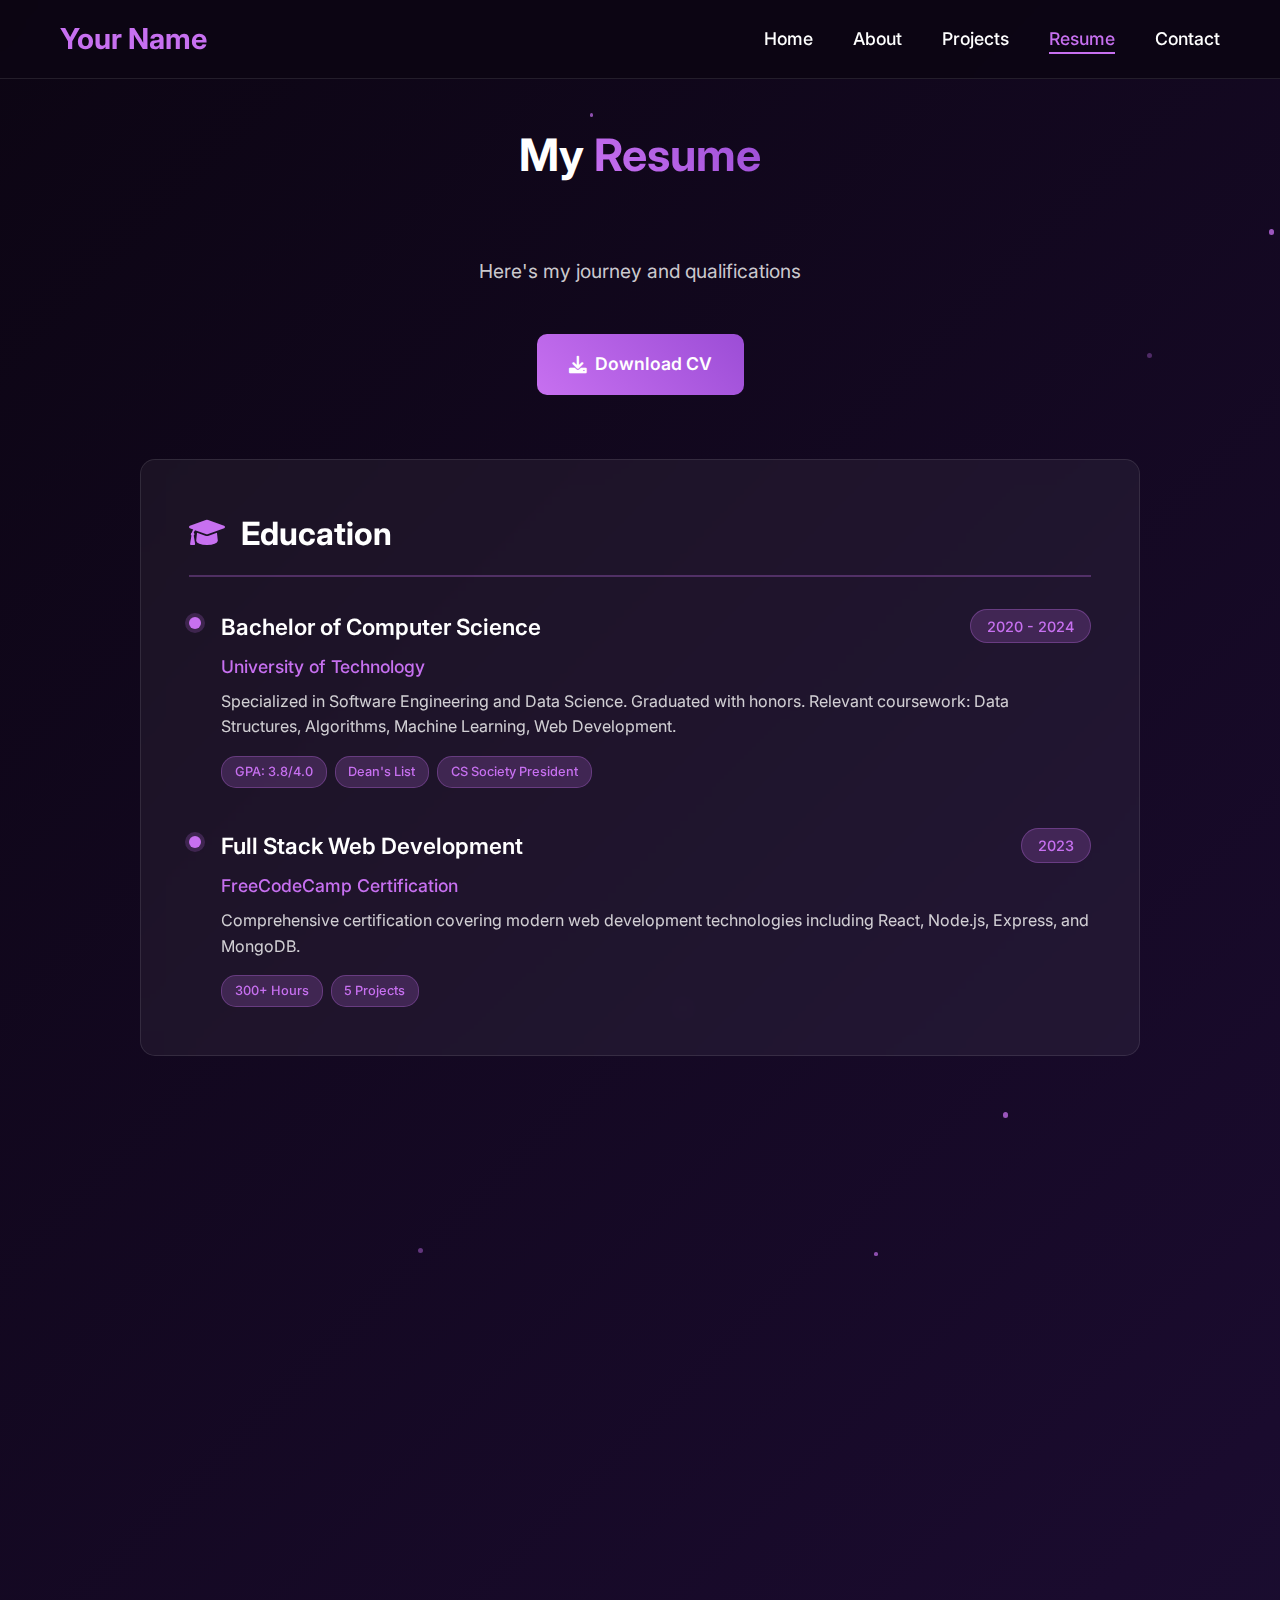
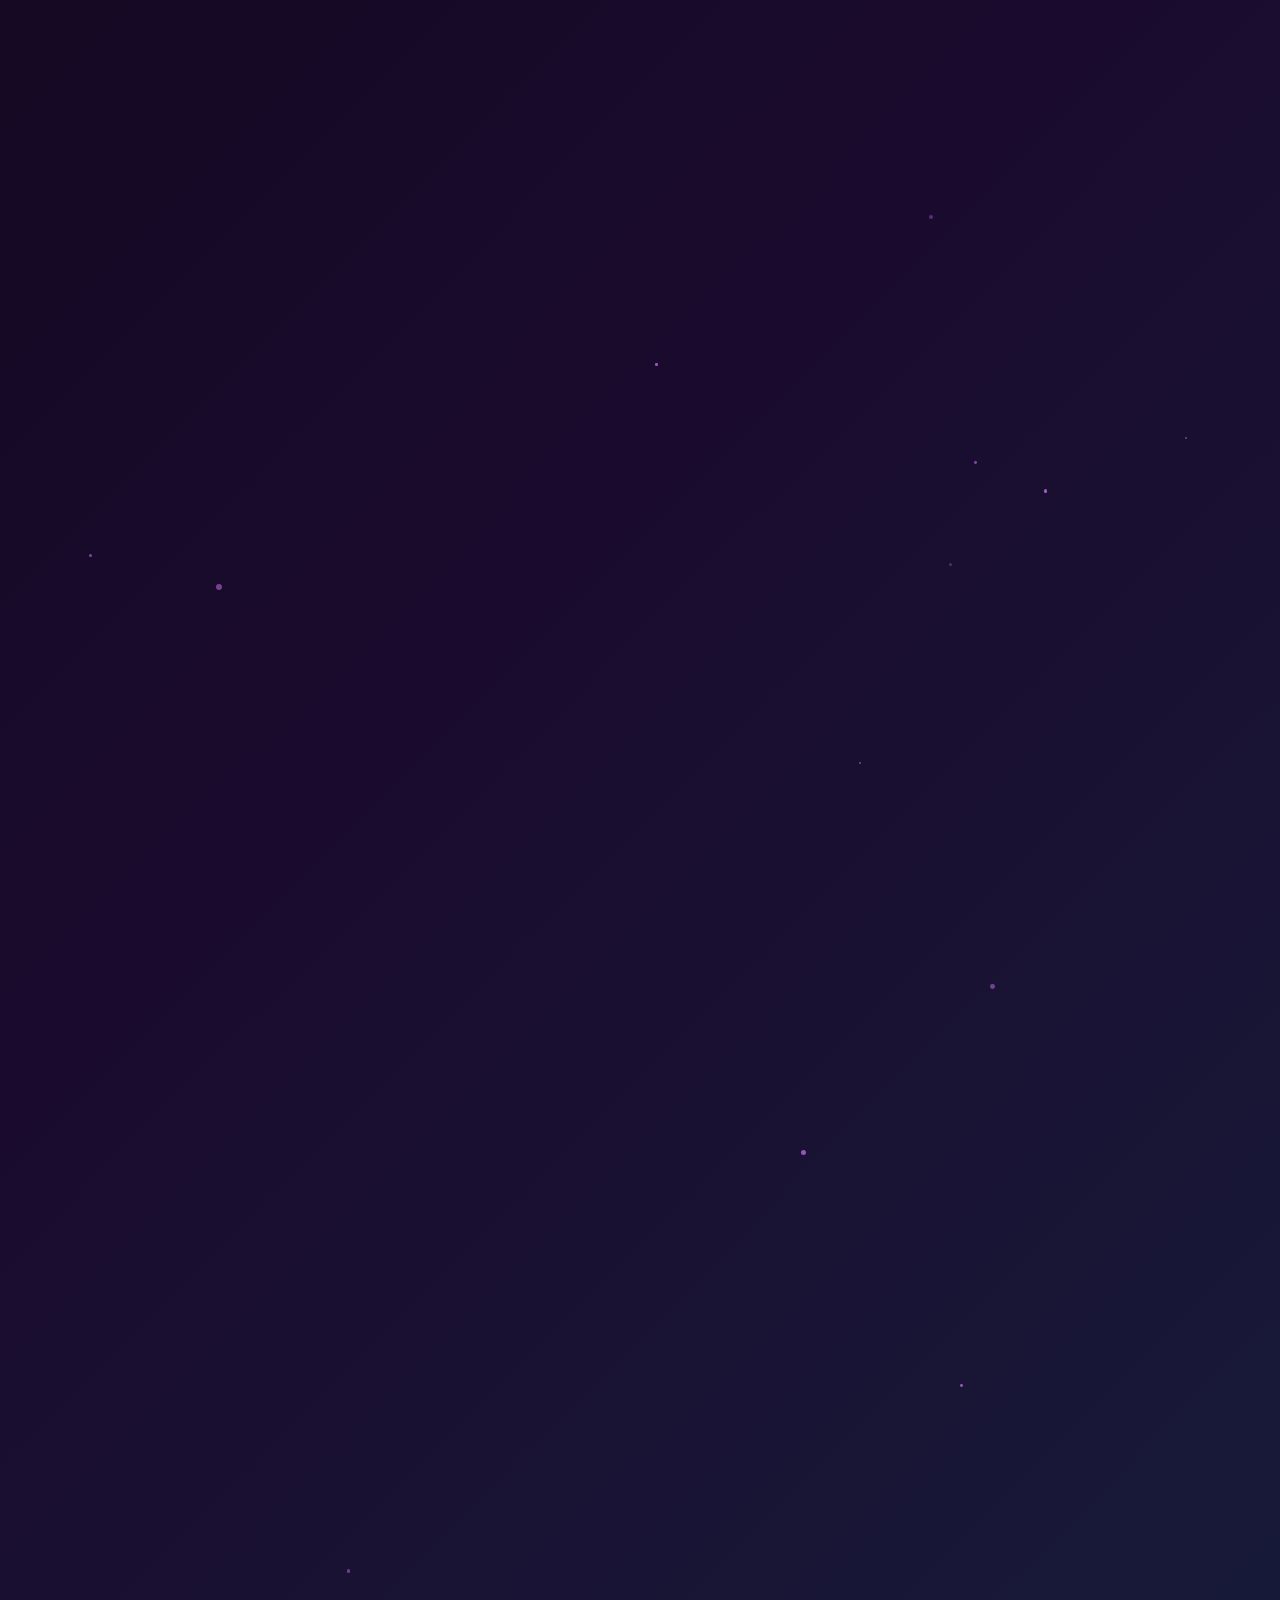
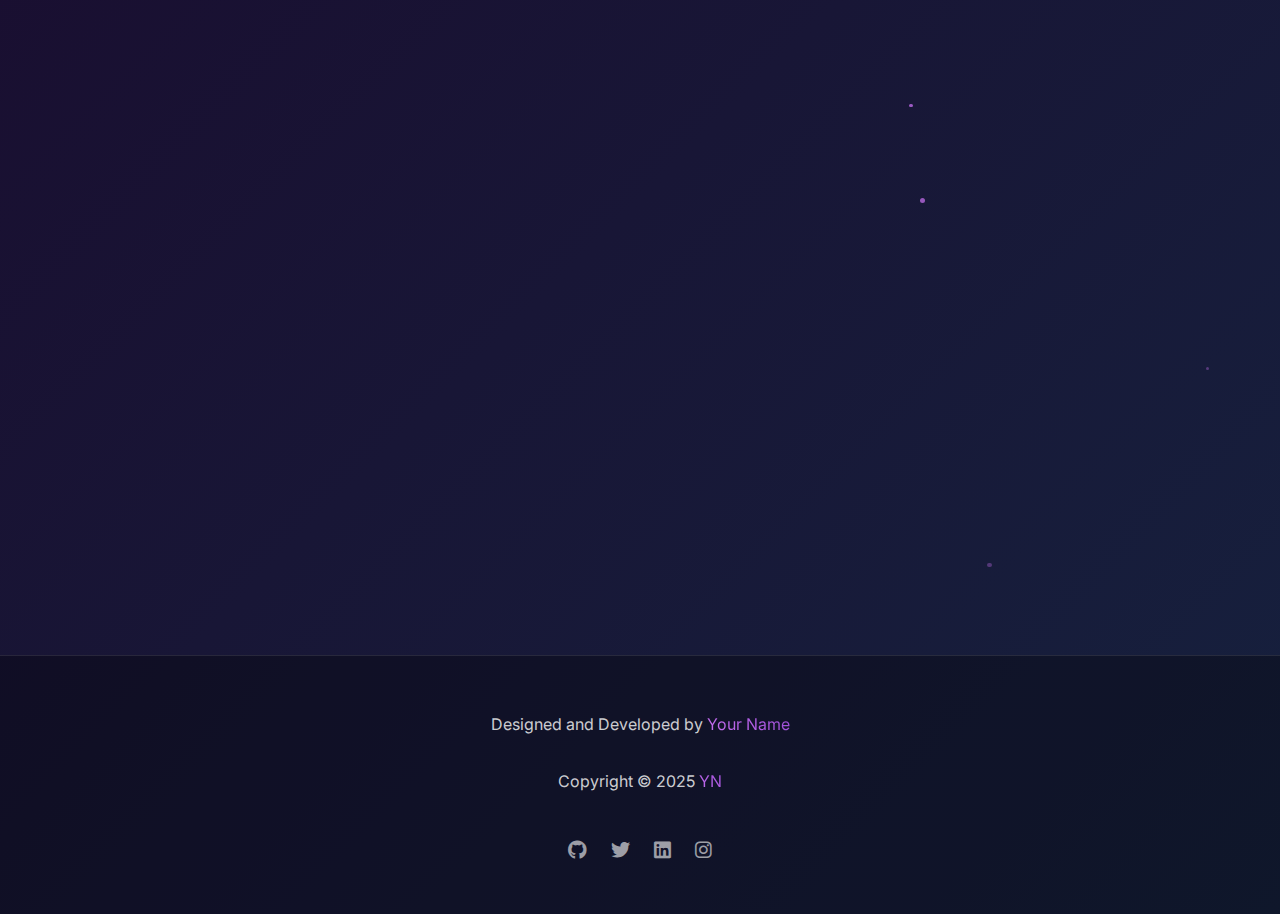
<file: resume.html>
<!DOCTYPE html>
<html lang="en">
<head>
    <meta charset="UTF-8">
    <meta name="viewport" content="width=device-width, initial-scale=1.0">
    <title>Resume - Your Name</title>
    <link rel="stylesheet" href="styles.css">
    <link href="https://fonts.googleapis.com/css2?family=Inter:wght@300;400;500;600;700&display=swap" rel="stylesheet">
    <link rel="stylesheet" href="https://cdnjs.cloudflare.com/ajax/libs/font-awesome/6.0.0/css/all.min.css">
</head>
<body>
    <!-- Navigation -->
    <nav class="navbar">
        <div class="nav-container">
            <div class="nav-logo">
                <a href="index.html">Your Name</a>
            </div>
            <ul class="nav-menu">
                <li class="nav-item">
                    <a href="index.html" class="nav-link">Home</a>
                </li>
                <li class="nav-item">
                    <a href="index.html#about" class="nav-link">About</a>
                </li>
                <li class="nav-item">
                    <a href="index.html#projects" class="nav-link">Projects</a>
                </li>
                <li class="nav-item">
                    <a href="resume.html" class="nav-link active">Resume</a>
                </li>
                <li class="nav-item">
                    <a href="index.html#contact" class="nav-link">Contact</a>
                </li>
            </ul>
            <div class="hamburger">
                <span class="bar"></span>
                <span class="bar"></span>
                <span class="bar"></span>
            </div>
        </div>
    </nav>

    <!-- Resume Section -->
    <section class="resume-section">
        <div class="particles-container">
            <div class="particle"></div>
            <div class="particle"></div>
            <div class="particle"></div>
            <div class="particle"></div>
            <div class="particle"></div>
        </div>
        
        <div class="container">
            <div class="resume-header">
                <h1 class="section-title">My <span class="highlight">Resume</span></h1>
                <p class="section-subtitle">Here's my journey and qualifications</p>
                <div class="download-btn-container">
                    <a href="#" class="download-btn">
                        <i class="fas fa-download"></i>
                        Download CV
                    </a>
                </div>
            </div>

            <div class="resume-content">
                <!-- Education Section -->
                <div class="resume-block">
                    <h2 class="resume-block-title">
                        <i class="fas fa-graduation-cap"></i>
                        Education
                    </h2>
                    <div class="resume-items">
                        <div class="resume-item">
                            <div class="resume-item-header">
                                <h3>Bachelor of Computer Science</h3>
                                <span class="resume-date">2020 - 2024</span>
                            </div>
                            <h4 class="resume-institution">University of Technology</h4>
                            <p class="resume-description">
                                Specialized in Software Engineering and Data Science. Graduated with honors.
                                Relevant coursework: Data Structures, Algorithms, Machine Learning, Web Development.
                            </p>
                            <div class="resume-highlights">
                                <span class="highlight-tag">GPA: 3.8/4.0</span>
                                <span class="highlight-tag">Dean's List</span>
                                <span class="highlight-tag">CS Society President</span>
                            </div>
                        </div>

                        <div class="resume-item">
                            <div class="resume-item-header">
                                <h3>Full Stack Web Development</h3>
                                <span class="resume-date">2023</span>
                            </div>
                            <h4 class="resume-institution">FreeCodeCamp Certification</h4>
                            <p class="resume-description">
                                Comprehensive certification covering modern web development technologies including
                                React, Node.js, Express, and MongoDB.
                            </p>
                            <div class="resume-highlights">
                                <span class="highlight-tag">300+ Hours</span>
                                <span class="highlight-tag">5 Projects</span>
                            </div>
                        </div>
                    </div>
                </div>

                <!-- Experience Section -->
                <div class="resume-block">
                    <h2 class="resume-block-title">
                        <i class="fas fa-briefcase"></i>
                        Experience
                    </h2>
                    <div class="resume-items">
                        <div class="resume-item">
                            <div class="resume-item-header">
                                <h3>Full Stack Developer</h3>
                                <span class="resume-date">2024 - Present</span>
                            </div>
                            <h4 class="resume-institution">Tech Solutions Inc.</h4>
                            <p class="resume-description">
                                Lead development of responsive web applications using React and Node.js.
                                Collaborate with cross-functional teams to deliver high-quality software solutions.
                            </p>
                            <ul class="resume-achievements">
                                <li>Developed 5+ full-stack applications serving 10,000+ users</li>
                                <li>Improved application performance by 40% through optimization</li>
                                <li>Mentored 3 junior developers and conducted code reviews</li>
                                <li>Implemented CI/CD pipelines reducing deployment time by 60%</li>
                            </ul>
                            <div class="resume-highlights">
                                <span class="highlight-tag">React</span>
                                <span class="highlight-tag">Node.js</span>
                                <span class="highlight-tag">MongoDB</span>
                                <span class="highlight-tag">AWS</span>
                            </div>
                        </div>

                        <div class="resume-item">
                            <div class="resume-item-header">
                                <h3>Frontend Developer Intern</h3>
                                <span class="resume-date">2023 - 2024</span>
                            </div>
                            <h4 class="resume-institution">Digital Agency Pro</h4>
                            <p class="resume-description">
                                Developed responsive user interfaces and collaborated with design teams
                                to implement modern web applications.
                            </p>
                            <ul class="resume-achievements">
                                <li>Built 3 client websites with 98% client satisfaction</li>
                                <li>Reduced page load times by 35% through optimization</li>
                                <li>Implemented responsive designs for mobile-first approach</li>
                            </ul>
                            <div class="resume-highlights">
                                <span class="highlight-tag">HTML/CSS</span>
                                <span class="highlight-tag">JavaScript</span>
                                <span class="highlight-tag">Vue.js</span>
                                <span class="highlight-tag">Figma</span>
                            </div>
                        </div>

                        <div class="resume-item">
                            <div class="resume-item-header">
                                <h3>Freelance Web Developer</h3>
                                <span class="resume-date">2022 - 2023</span>
                            </div>
                            <h4 class="resume-institution">Self-Employed</h4>
                            <p class="resume-description">
                                Provided web development services to small businesses and startups.
                                Managed complete project lifecycle from requirements to deployment.
                            </p>
                            <ul class="resume-achievements">
                                <li>Completed 15+ projects for various clients</li>
                                <li>Maintained 5-star rating on freelancing platforms</li>
                                <li>Generated $25,000+ in revenue</li>
                            </ul>
                            <div class="resume-highlights">
                                <span class="highlight-tag">WordPress</span>
                                <span class="highlight-tag">E-commerce</span>
                                <span class="highlight-tag">SEO</span>
                                <span class="highlight-tag">Client Management</span>
                            </div>
                        </div>
                    </div>
                </div>

                <!-- Skills Section -->
                <div class="resume-block">
                    <h2 class="resume-block-title">
                        <i class="fas fa-code"></i>
                        Technical Skills
                    </h2>
                    <div class="skills-grid">
                        <div class="skill-category">
                            <h3>Frontend</h3>
                            <div class="skill-items">
                                <span class="skill-item">React</span>
                                <span class="skill-item">Vue.js</span>
                                <span class="skill-item">JavaScript</span>
                                <span class="skill-item">TypeScript</span>
                                <span class="skill-item">HTML5</span>
                                <span class="skill-item">CSS3</span>
                                <span class="skill-item">Sass</span>
                                <span class="skill-item">Tailwind</span>
                            </div>
                        </div>
                        
                        <div class="skill-category">
                            <h3>Backend</h3>
                            <div class="skill-items">
                                <span class="skill-item">Node.js</span>
                                <span class="skill-item">Express</span>
                                <span class="skill-item">Python</span>
                                <span class="skill-item">Django</span>
                                <span class="skill-item">Flask</span>
                                <span class="skill-item">REST APIs</span>
                                <span class="skill-item">GraphQL</span>
                                <span class="skill-item">Microservices</span>
                            </div>
                        </div>
                        
                        <div class="skill-category">
                            <h3>Database</h3>
                            <div class="skill-items">
                                <span class="skill-item">MongoDB</span>
                                <span class="skill-item">PostgreSQL</span>
                                <span class="skill-item">MySQL</span>
                                <span class="skill-item">Redis</span>
                                <span class="skill-item">Firebase</span>
                            </div>
                        </div>
                        
                        <div class="skill-category">
                            <h3>Tools & Others</h3>
                            <div class="skill-items">
                                <span class="skill-item">Git</span>
                                <span class="skill-item">Docker</span>
                                <span class="skill-item">AWS</span>
                                <span class="skill-item">Linux</span>
                                <span class="skill-item">Figma</span>
                                <span class="skill-item">Postman</span>
                                <span class="skill-item">Jest</span>
                                <span class="skill-item">Webpack</span>
                            </div>
                        </div>
                    </div>
                </div>

                <!-- Achievements Section -->
                <div class="resume-block">
                    <h2 class="resume-block-title">
                        <i class="fas fa-trophy"></i>
                        Achievements & Certifications
                    </h2>
                    <div class="achievements-grid">
                        <div class="achievement-item">
                            <div class="achievement-icon">
                                <i class="fas fa-award"></i>
                            </div>
                            <div class="achievement-content">
                                <h3>AWS Certified Developer</h3>
                                <p>Amazon Web Services</p>
                                <span class="achievement-date">2024</span>
                            </div>
                        </div>
                        
                        <div class="achievement-item">
                            <div class="achievement-icon">
                                <i class="fas fa-medal"></i>
                            </div>
                            <div class="achievement-content">
                                <h3>Best Final Year Project</h3>
                                <p>University Award</p>
                                <span class="achievement-date">2024</span>
                            </div>
                        </div>
                        
                        <div class="achievement-item">
                            <div class="achievement-icon">
                                <i class="fas fa-code"></i>
                            </div>
                            <div class="achievement-content">
                                <h3>HackerRank 5 Star</h3>
                                <p>Problem Solving</p>
                                <span class="achievement-date">2023</span>
                            </div>
                        </div>
                        
                        <div class="achievement-item">
                            <div class="achievement-icon">
                                <i class="fab fa-google"></i>
                            </div>
                            <div class="achievement-content">
                                <h3>Google Developer Challenge</h3>
                                <p>Top 100 Finalist</p>
                                <span class="achievement-date">2023</span>
                            </div>
                        </div>
                    </div>
                </div>
            </div>
        </div>
    </section>

    <!-- Footer -->
    <footer class="footer">
        <div class="container">
            <div class="footer-content">
                <p>Designed and Developed by <span class="highlight">Your Name</span></p>
                <p>Copyright © 2025 <span class="highlight">YN</span></p>
                <div class="footer-social">
                    <a href="#"><i class="fab fa-github"></i></a>
                    <a href="#"><i class="fab fa-twitter"></i></a>
                    <a href="#"><i class="fab fa-linkedin"></i></a>
                    <a href="#"><i class="fab fa-instagram"></i></a>
                </div>
            </div>
        </div>
    </footer>

    <script src="script.js"></script>
</body>
</html>
</file>
<file: styles.css>
/* CSS Reset and Base Styles */
* {
    margin: 0;
    padding: 0;
    box-sizing: border-box;
}

html {
    scroll-behavior: smooth;
}

body {
    font-family: 'Inter', sans-serif;
    line-height: 1.6;
    color: #fff;
    background: linear-gradient(135deg, #0c0513 0%, #1a0b2e 50%, #16213e 100%);
    min-height: 100vh;
    overflow-x: hidden;
}

.container {
    max-width: 1200px;
    margin: 0 auto;
    padding: 0 20px;
}

/* Navigation */
.navbar {
    position: fixed;
    top: 0;
    width: 100%;
    background: rgba(12, 5, 19, 0.9);
    backdrop-filter: blur(10px);
    z-index: 1000;
    transition: all 0.3s ease;
    border-bottom: 1px solid rgba(255, 255, 255, 0.1);
}

.nav-container {
    max-width: 1200px;
    margin: 0 auto;
    padding: 1rem 20px;
    display: flex;
    justify-content: space-between;
    align-items: center;
}

.nav-logo a {
    font-size: 1.8rem;
    font-weight: 700;
    text-decoration: none;
    color: #c770f0;
    transition: color 0.3s ease;
}

.nav-logo a:hover {
    color: #fff;
}

.nav-menu {
    display: flex;
    list-style: none;
    gap: 2.5rem;
}

.nav-link {
    text-decoration: none;
    color: #fff;
    font-weight: 500;
    font-size: 1.1rem;
    transition: all 0.3s ease;
    position: relative;
}

.nav-link:hover,
.nav-link.active {
    color: #c770f0;
}

.nav-link::after {
    content: '';
    position: absolute;
    width: 0;
    height: 2px;
    bottom: -5px;
    left: 0;
    background-color: #c770f0;
    transition: width 0.3s ease;
}

.nav-link:hover::after,
.nav-link.active::after {
    width: 100%;
}

.hamburger {
    display: none;
    flex-direction: column;
    cursor: pointer;
}

.hamburger .bar {
    width: 25px;
    height: 3px;
    background-color: #fff;
    margin: 3px 0;
    transition: 0.3s;
}

/* Hero Section */
.hero {
    padding: 120px 0 80px;
    min-height: 100vh;
    display: flex;
    align-items: center;
    position: relative;
    overflow: hidden;
}

.particles-container {
    position: absolute;
    top: 0;
    left: 0;
    width: 100%;
    height: 100%;
    pointer-events: none;
}

.particle {
    position: absolute;
    background: #c770f0;
    border-radius: 50%;
    animation: float 6s ease-in-out infinite;
}

.particle:nth-child(1) {
    width: 4px;
    height: 4px;
    top: 20%;
    left: 10%;
    animation-delay: 0s;
}

.particle:nth-child(2) {
    width: 6px;
    height: 6px;
    top: 60%;
    left: 20%;
    animation-delay: 2s;
}

.particle:nth-child(3) {
    width: 3px;
    height: 3px;
    top: 40%;
    left: 70%;
    animation-delay: 4s;
}

.particle:nth-child(4) {
    width: 5px;
    height: 5px;
    top: 80%;
    left: 80%;
    animation-delay: 1s;
}

.particle:nth-child(5) {
    width: 4px;
    height: 4px;
    top: 30%;
    left: 90%;
    animation-delay: 3s;
}

@keyframes float {
    0%, 100% {
        transform: translateY(0px) rotate(0deg);
        opacity: 1;
    }
    50% {
        transform: translateY(-20px) rotate(180deg);
        opacity: 0.8;
    }
}

.hero-container {
    max-width: 1200px;
    margin: 0 auto;
    padding: 0 20px;
    position: relative;
    z-index: 2;
}

.hero-content {
    display: grid;
    grid-template-columns: 1fr 1fr;
    gap: 4rem;
    align-items: center;
}

.greeting h1 {
    font-size: 3.5rem;
    font-weight: 700;
    margin-bottom: 1rem;
    color: #fff;
}

.wave {
    animation: wave 2s ease-in-out infinite;
    transform-origin: 70% 70%;
    display: inline-block;
}

@keyframes wave {
    0%, 100% { transform: rotate(0deg); }
    25% { transform: rotate(20deg); }
    75% { transform: rotate(-10deg); }
}

.name-section h2 {
    font-size: 3rem;
    font-weight: 800;
    margin-bottom: 1.5rem;
    color: #fff;
}

.highlight {
    color: #c770f0;
    background: linear-gradient(45deg, #c770f0, #9c4dd6);
    -webkit-background-clip: text;
    -webkit-text-fill-color: transparent;
    background-clip: text;
}

.typed-text h3 {
    font-size: 2rem;
    font-weight: 600;
    color: #fff;
    margin-bottom: 2rem;
}

#typed-element {
    color: #c770f0;
}

.coding-animation {
    display: flex;
    align-items: center;
    justify-content: center;
    position: relative;
    width: 400px;
    height: 400px;
    margin: 0 auto;
}

.coding-animation i {
    font-size: 8rem;
    color: #c770f0;
    animation: pulse 2s ease-in-out infinite;
}

@keyframes pulse {
    0%, 100% {
        transform: scale(1);
        opacity: 1;
    }
    50% {
        transform: scale(1.1);
        opacity: 0.8;
    }
}

.code-lines {
    position: absolute;
    top: 50%;
    left: 50%;
    transform: translate(-50%, -50%);
    display: flex;
    flex-direction: column;
    gap: 0.5rem;
}

.code-line {
    height: 4px;
    background: linear-gradient(90deg, #c770f0, transparent);
    animation: typing 3s ease-in-out infinite;
}

.code-line:nth-child(1) {
    width: 150px;
    animation-delay: 0s;
}

.code-line:nth-child(2) {
    width: 100px;
    animation-delay: 1s;
}

.code-line:nth-child(3) {
    width: 120px;
    animation-delay: 2s;
}

@keyframes typing {
    0%, 50% { width: 0; }
    100% { width: 100%; }
}

/* Section Styling */
.section-title {
    font-size: 2.8rem;
    font-weight: 700;
    text-align: center;
    margin-bottom: 4rem;
    color: #fff;
}

.section-subtitle {
    text-align: center;
    font-size: 1.2rem;
    color: rgba(255, 255, 255, 0.8);
    margin-bottom: 3rem;
}

/* About Section */
.about {
    padding: 80px 0;
    background: rgba(255, 255, 255, 0.02);
}

.about-grid {
    display: grid;
    grid-template-columns: 1fr 1fr;
    gap: 4rem;
    align-items: center;
}

.about-text {
    font-size: 1.2rem;
    line-height: 1.8;
}

.intro-text {
    font-size: 1.4rem;
    margin-bottom: 2rem;
    color: #c770f0;
    font-weight: 500;
}

.about-text p {
    margin-bottom: 1.5rem;
    color: rgba(255, 255, 255, 0.9);
}

.tech-highlight {
    color: #c770f0;
    font-weight: 600;
}

.avatar-container {
    display: flex;
    align-items: center;
    justify-content: center;
    width: 300px;
    height: 300px;
    margin: 0 auto;
    background: linear-gradient(135deg, #c770f0 0%, #9c4dd6 100%);
    border-radius: 50%;
    position: relative;
    overflow: hidden;
}

.avatar-container i {
    font-size: 6rem;
    color: #fff;
    animation: float 3s ease-in-out infinite;
}

/* Projects Section */
.projects {
    padding: 80px 0;
}

.projects-grid {
    display: grid;
    grid-template-columns: repeat(auto-fit, minmax(380px, 1fr));
    gap: 2.5rem;
    margin-bottom: 3rem;
}

.project-card {
    background: rgba(255, 255, 255, 0.05);
    border-radius: 20px;
    overflow: hidden;
    backdrop-filter: blur(15px);
    border: 1px solid rgba(255, 255, 255, 0.1);
    transition: all 0.4s cubic-bezier(0.4, 0, 0.2, 1);
    position: relative;
    height: 100%;
    display: flex;
    flex-direction: column;
}

.project-card:hover {
    transform: translateY(-15px) scale(1.02);
    box-shadow: 0 25px 50px rgba(199, 112, 240, 0.3);
    border-color: rgba(199, 112, 240, 0.5);
}

.project-image {
    height: 220px;
    background: linear-gradient(135deg, #c770f0 0%, #9c4dd6 50%, #764ba2 100%);
    display: flex;
    align-items: center;
    justify-content: center;
    position: relative;
    overflow: hidden;
}

.project-placeholder {
    font-size: 4.5rem;
    color: #fff;
    z-index: 2;
    transition: all 0.3s ease;
}

.project-card:hover .project-placeholder {
    transform: scale(1.1);
}

.project-overlay {
    position: absolute;
    top: 0;
    left: 0;
    width: 100%;
    height: 100%;
    background: rgba(0, 0, 0, 0.85);
    display: flex;
    align-items: center;
    justify-content: center;
    opacity: 0;
    transition: all 0.3s ease;
    backdrop-filter: blur(5px);
}

.project-card:hover .project-overlay {
    opacity: 1;
}

.project-links {
    display: flex;
    gap: 1.5rem;
}

.project-btn {
    background: linear-gradient(45deg, #c770f0, #9c4dd6);
    color: #fff;
    width: 55px;
    height: 55px;
    border-radius: 50%;
    display: flex;
    align-items: center;
    justify-content: center;
    text-decoration: none;
    transition: all 0.3s ease;
    font-size: 1.3rem;
    position: relative;
    overflow: hidden;
}

.project-btn::before {
    content: '';
    position: absolute;
    top: 0;
    left: -100%;
    width: 100%;
    height: 100%;
    background: linear-gradient(90deg, transparent, rgba(255, 255, 255, 0.2), transparent);
    transition: left 0.5s;
}

.project-btn:hover::before {
    left: 100%;
}

.project-btn:hover {
    background: #fff;
    color: #c770f0;
    transform: scale(1.15) rotate(360deg);
    box-shadow: 0 10px 25px rgba(199, 112, 240, 0.4);
}

.project-content {
    padding: 2.5rem;
    flex-grow: 1;
    display: flex;
    flex-direction: column;
}

.project-content h3 {
    font-size: 1.6rem;
    font-weight: 700;
    margin-bottom: 1rem;
    color: #fff;
    line-height: 1.3;
}

.project-content p {
    color: rgba(255, 255, 255, 0.85);
    margin-bottom: 1.5rem;
    line-height: 1.7;
    flex-grow: 1;
    font-size: 1rem;
}

.project-tech {
    display: flex;
    flex-wrap: wrap;
    gap: 0.8rem;
    margin-top: auto;
}

.tech-tag {
    background: rgba(199, 112, 240, 0.15);
    color: #c770f0;
    padding: 0.5rem 1rem;
    border-radius: 25px;
    font-size: 0.85rem;
    font-weight: 600;
    border: 1px solid rgba(199, 112, 240, 0.3);
    transition: all 0.3s ease;
    position: relative;
    overflow: hidden;
}

.tech-tag::before {
    content: '';
    position: absolute;
    top: 0;
    left: -100%;
    width: 100%;
    height: 100%;
    background: linear-gradient(90deg, transparent, rgba(199, 112, 240, 0.1), transparent);
    transition: left 0.5s;
}

.tech-tag:hover::before {
    left: 100%;
}

.tech-tag:hover {
    background: rgba(199, 112, 240, 0.25);
    border-color: rgba(199, 112, 240, 0.5);
    transform: translateY(-2px);
    color: #fff;
}

/* Stack Section */
.stack {
    padding: 80px 0;
    background: rgba(255, 255, 255, 0.02);
}

.tools-title {
    margin-top: 4rem;
    margin-bottom: 3rem;
}

.stack-grid,
.tools-grid {
    display: grid;
    grid-template-columns: repeat(auto-fit, minmax(160px, 1fr));
    gap: 2.5rem;
    margin-bottom: 3rem;
}

.stack-item,
.tool-item {
    background: rgba(255, 255, 255, 0.05);
    padding: 2.5rem 1.5rem;
    border-radius: 20px;
    text-align: center;
    backdrop-filter: blur(15px);
    border: 1px solid rgba(255, 255, 255, 0.1);
    transition: all 0.4s cubic-bezier(0.4, 0, 0.2, 1);
    position: relative;
    overflow: hidden;
    height: 140px;
    display: flex;
    flex-direction: column;
    align-items: center;
    justify-content: center;
    gap: 1rem;
}

.stack-item::before,
.tool-item::before {
    content: '';
    position: absolute;
    top: 0;
    left: -100%;
    width: 100%;
    height: 100%;
    background: linear-gradient(90deg, transparent, rgba(199, 112, 240, 0.1), transparent);
    transition: left 0.6s;
}

.stack-item:hover::before,
.tool-item:hover::before {
    left: 100%;
}

.stack-item:hover,
.tool-item:hover {
    transform: translateY(-12px) scale(1.05);
    border-color: rgba(199, 112, 240, 0.5);
    box-shadow: 0 20px 40px rgba(199, 112, 240, 0.25);
    background: rgba(255, 255, 255, 0.08);
}

.stack-item i,
.tool-item i {
    font-size: 3.5rem;
    color: #c770f0;
    transition: all 0.4s ease;
    filter: drop-shadow(0 4px 8px rgba(199, 112, 240, 0.3));
}

.stack-item:hover i,
.tool-item:hover i {
    color: #fff;
    transform: scale(1.2) rotate(5deg);
    filter: drop-shadow(0 8px 16px rgba(255, 255, 255, 0.3));
}

.stack-item span,
.tool-item span {
    font-weight: 700;
    color: #fff;
    font-size: 1.1rem;
    transition: all 0.3s ease;
}

.stack-item:hover span,
.tool-item:hover span {
    color: #c770f0;
    transform: translateY(-2px);
}

/* Contact Section */
.contact {
    padding: 80px 0;
    text-align: center;
}

.contact-content h2 {
    font-size: 2.5rem;
    font-weight: 700;
    margin-bottom: 1rem;
    color: #fff;
}

.contact-content p {
    font-size: 1.3rem;
    margin-bottom: 3rem;
    color: rgba(255, 255, 255, 0.8);
}

.social-links {
    display: flex;
    justify-content: center;
    gap: 2rem;
    flex-wrap: wrap;
}

.social-link {
    display: flex;
    align-items: center;
    justify-content: center;
    width: 60px;
    height: 60px;
    background: rgba(255, 255, 255, 0.05);
    border: 1px solid rgba(255, 255, 255, 0.1);
    border-radius: 50%;
    color: #fff;
    font-size: 1.5rem;
    text-decoration: none;
    transition: all 0.3s ease;
    backdrop-filter: blur(10px);
}

.social-link:hover {
    background: #c770f0;
    border-color: #c770f0;
    transform: translateY(-5px);
    box-shadow: 0 10px 20px rgba(199, 112, 240, 0.4);
}

/* Footer */
.footer {
    background: rgba(0, 0, 0, 0.3);
    color: #fff;
    padding: 3rem 0;
    text-align: center;
    border-top: 1px solid rgba(255, 255, 255, 0.1);
}

.footer-content {
    display: flex;
    flex-direction: column;
    gap: 1rem;
    align-items: center;
}

.footer-content p {
    margin: 0.5rem 0;
    color: rgba(255, 255, 255, 0.8);
}

.footer-social {
    display: flex;
    gap: 1.5rem;
    margin-top: 1rem;
}

.footer-social a {
    color: rgba(255, 255, 255, 0.6);
    font-size: 1.2rem;
    transition: all 0.3s ease;
}

.footer-social a:hover {
    color: #c770f0;
    transform: translateY(-2px);
}

/* Responsive Design */
@media (max-width: 768px) {
    .hamburger {
        display: flex;
    }

    .nav-menu {
        position: fixed;
        left: -100%;
        top: 70px;
        flex-direction: column;
        background: rgba(12, 5, 19, 0.95);
        width: 100%;
        text-align: center;
        transition: 0.3s;
        backdrop-filter: blur(10px);
        border-top: 1px solid rgba(255, 255, 255, 0.1);
        padding: 2rem 0;
    }

    .nav-menu.active {
        left: 0;
    }

    .hero-content {
        grid-template-columns: 1fr;
        text-align: center;
        gap: 2rem;
    }

    .greeting h1 {
        font-size: 2.5rem;
    }

    .name-section h2 {
        font-size: 2rem;
    }

    .typed-text h3 {
        font-size: 1.5rem;
    }

    .about-grid {
        grid-template-columns: 1fr;
        gap: 2rem;
    }

    .projects-grid {
        grid-template-columns: 1fr;
        gap: 2rem;
    }

    .project-card {
        margin: 0 auto;
        max-width: 400px;
    }

    .stack-grid,
    .tools-grid {
        grid-template-columns: repeat(auto-fit, minmax(130px, 1fr));
        gap: 1.5rem;
    }

    .stack-item,
    .tool-item {
        height: 120px;
        padding: 1.5rem 1rem;
    }

    .stack-item i,
    .tool-item i {
        font-size: 2.5rem;
    }

    .stack-item span,
    .tool-item span {
        font-size: 1rem;
    }

    .social-links {
        gap: 1rem;
    }

    .footer-content {
        text-align: center;
    }

    /* Resume Page Responsive */
    .resume-block {
        padding: 2rem;
        margin-bottom: 2rem;
    }

    .resume-block-title {
        font-size: 1.5rem;
        flex-direction: column;
        align-items: flex-start;
        gap: 0.5rem;
    }

    .resume-item-header {
        flex-direction: column;
        align-items: flex-start;
        gap: 0.5rem;
    }

    .skills-grid {
        grid-template-columns: 1fr;
        gap: 1.5rem;
    }

    .achievements-grid {
        grid-template-columns: 1fr;
        gap: 1.5rem;
    }

    .achievement-item {
        flex-direction: column;
        text-align: center;
        gap: 1rem;
    }

    .download-btn {
        padding: 0.8rem 1.5rem;
        font-size: 1rem;
    }
}

@media (max-width: 480px) {
    .greeting h1 {
        font-size: 2rem;
    }

    .name-section h2 {
        font-size: 1.5rem;
    }

    .typed-text h3 {
        font-size: 1.2rem;
    }

    .section-title {
        font-size: 2rem;
    }

    .coding-animation {
        width: 250px;
        height: 250px;
    }

    .coding-animation i {
        font-size: 4rem;
    }

    .avatar-container {
        width: 200px;
        height: 200px;
    }

    .avatar-container i {
        font-size: 4rem;
    }

    .social-link {
        width: 50px;
        height: 50px;
        font-size: 1.2rem;
    }

    .project-content {
        padding: 1.5rem;
    }

    .project-content h3 {
        font-size: 1.3rem;
    }

    .project-btn {
        width: 45px;
        height: 45px;
        font-size: 1.1rem;
    }

    .stack-grid,
    .tools-grid {
        grid-template-columns: repeat(auto-fit, minmax(110px, 1fr));
        gap: 1rem;
    }

    .stack-item,
    .tool-item {
        height: 100px;
        padding: 1rem 0.5rem;
    }

    .stack-item i,
    .tool-item i {
        font-size: 2rem;
    }

    .stack-item span,
    .tool-item span {
        font-size: 0.9rem;
    }

    /* Resume Mobile */
    .resume-section {
        padding: 100px 0 60px;
    }

    .resume-block {
        padding: 1.5rem;
    }

    .resume-item {
        padding-left: 1.5rem;
    }

    .resume-block-title {
        font-size: 1.3rem;
    }

    .resume-item h3 {
        font-size: 1.2rem;
    }

    .skill-category {
        padding: 1rem;
    }

    .achievement-content h3 {
        font-size: 1rem;
    }
}

/* Additional animations and effects */
.fadeInUp {
    opacity: 0;
    transform: translateY(30px);
    transition: all 0.6s ease;
}

.fadeInUp.show {
    opacity: 1;
    transform: translateY(0);
}

/* Scrollbar styling */
::-webkit-scrollbar {
    width: 8px;
}

::-webkit-scrollbar-track {
    background: rgba(255, 255, 255, 0.1);
}

::-webkit-scrollbar-thumb {
    background: #c770f0;
    border-radius: 4px;
}

::-webkit-scrollbar-thumb:hover {
    background: #9c4dd6;
}

/* Resume Page Styles */
.resume-section {
    padding: 120px 0 80px;
    min-height: 100vh;
    position: relative;
    overflow: hidden;
}

.resume-header {
    text-align: center;
    margin-bottom: 4rem;
}

.download-btn-container {
    margin-top: 2rem;
}

.download-btn {
    display: inline-flex;
    align-items: center;
    gap: 0.5rem;
    background: linear-gradient(45deg, #c770f0, #9c4dd6);
    color: #fff;
    padding: 1rem 2rem;
    border-radius: 10px;
    text-decoration: none;
    font-weight: 600;
    font-size: 1.1rem;
    transition: all 0.3s ease;
    border: none;
    cursor: pointer;
}

.download-btn:hover {
    transform: translateY(-3px);
    box-shadow: 0 10px 30px rgba(199, 112, 240, 0.4);
}

.resume-content {
    max-width: 1000px;
    margin: 0 auto;
}

.resume-block {
    background: rgba(255, 255, 255, 0.05);
    border-radius: 15px;
    padding: 3rem;
    margin-bottom: 3rem;
    backdrop-filter: blur(10px);
    border: 1px solid rgba(255, 255, 255, 0.1);
    transition: all 0.3s ease;
}

.resume-block:hover {
    border-color: rgba(199, 112, 240, 0.3);
    box-shadow: 0 10px 30px rgba(199, 112, 240, 0.1);
}

.resume-block-title {
    display: flex;
    align-items: center;
    gap: 1rem;
    font-size: 2rem;
    font-weight: 700;
    color: #fff;
    margin-bottom: 2rem;
    padding-bottom: 1rem;
    border-bottom: 2px solid rgba(199, 112, 240, 0.3);
}

.resume-block-title i {
    color: #c770f0;
    font-size: 1.8rem;
}

.resume-items {
    display: flex;
    flex-direction: column;
    gap: 2.5rem;
}

.resume-item {
    position: relative;
    padding-left: 2rem;
}

.resume-item::before {
    content: '';
    position: absolute;
    left: 0;
    top: 0.5rem;
    width: 12px;
    height: 12px;
    background: #c770f0;
    border-radius: 50%;
    box-shadow: 0 0 0 4px rgba(199, 112, 240, 0.2);
}

.resume-item-header {
    display: flex;
    justify-content: space-between;
    align-items: start;
    margin-bottom: 0.5rem;
    flex-wrap: wrap;
    gap: 1rem;
}

.resume-item h3 {
    font-size: 1.4rem;
    font-weight: 600;
    color: #fff;
    margin: 0;
}

.resume-date {
    background: rgba(199, 112, 240, 0.2);
    color: #c770f0;
    padding: 0.3rem 1rem;
    border-radius: 20px;
    font-size: 0.9rem;
    font-weight: 500;
    border: 1px solid rgba(199, 112, 240, 0.3);
}

.resume-institution {
    font-size: 1.1rem;
    color: #c770f0;
    font-weight: 500;
    margin: 0.5rem 0;
}

.resume-description {
    color: rgba(255, 255, 255, 0.8);
    line-height: 1.6;
    margin-bottom: 1rem;
}

.resume-achievements {
    list-style: none;
    margin: 1rem 0;
}

.resume-achievements li {
    color: rgba(255, 255, 255, 0.9);
    padding: 0.3rem 0;
    position: relative;
    padding-left: 1.5rem;
}

.resume-achievements li::before {
    content: '▸';
    color: #c770f0;
    font-weight: bold;
    position: absolute;
    left: 0;
}

.resume-highlights {
    display: flex;
    flex-wrap: wrap;
    gap: 0.5rem;
    margin-top: 1rem;
}

.highlight-tag {
    background: rgba(199, 112, 240, 0.2);
    color: #c770f0;
    padding: 0.3rem 0.8rem;
    border-radius: 15px;
    font-size: 0.8rem;
    font-weight: 500;
    border: 1px solid rgba(199, 112, 240, 0.3);
}

/* Skills Grid */
.skills-grid {
    display: grid;
    grid-template-columns: repeat(auto-fit, minmax(250px, 1fr));
    gap: 2rem;
}

.skill-category {
    background: rgba(255, 255, 255, 0.03);
    padding: 1.5rem;
    border-radius: 10px;
    border: 1px solid rgba(255, 255, 255, 0.05);
}

.skill-category h3 {
    color: #c770f0;
    font-size: 1.2rem;
    font-weight: 600;
    margin-bottom: 1rem;
    text-align: center;
}

.skill-items {
    display: flex;
    flex-wrap: wrap;
    gap: 0.5rem;
}

.skill-item {
    background: rgba(199, 112, 240, 0.1);
    color: rgba(255, 255, 255, 0.9);
    padding: 0.4rem 0.8rem;
    border-radius: 12px;
    font-size: 0.9rem;
    font-weight: 500;
    border: 1px solid rgba(199, 112, 240, 0.2);
    transition: all 0.3s ease;
}

.skill-item:hover {
    background: rgba(199, 112, 240, 0.2);
    color: #fff;
    border-color: rgba(199, 112, 240, 0.4);
}

/* Achievements Grid */
.achievements-grid {
    display: grid;
    grid-template-columns: repeat(auto-fit, minmax(250px, 1fr));
    gap: 2rem;
}

.achievement-item {
    display: flex;
    align-items: center;
    gap: 1rem;
    background: rgba(255, 255, 255, 0.03);
    padding: 1.5rem;
    border-radius: 10px;
    border: 1px solid rgba(255, 255, 255, 0.05);
    transition: all 0.3s ease;
}

.achievement-item:hover {
    background: rgba(255, 255, 255, 0.05);
    border-color: rgba(199, 112, 240, 0.3);
    transform: translateY(-3px);
}

.achievement-icon {
    flex-shrink: 0;
    width: 50px;
    height: 50px;
    background: linear-gradient(45deg, #c770f0, #9c4dd6);
    border-radius: 50%;
    display: flex;
    align-items: center;
    justify-content: center;
    font-size: 1.2rem;
    color: #fff;
}

.achievement-content h3 {
    color: #fff;
    font-size: 1.1rem;
    font-weight: 600;
    margin-bottom: 0.3rem;
}

.achievement-content p {
    color: rgba(255, 255, 255, 0.7);
    font-size: 0.9rem;
    margin-bottom: 0.3rem;
}

.achievement-date {
    color: #c770f0;
    font-size: 0.8rem;
    font-weight: 500;
}
</file>
